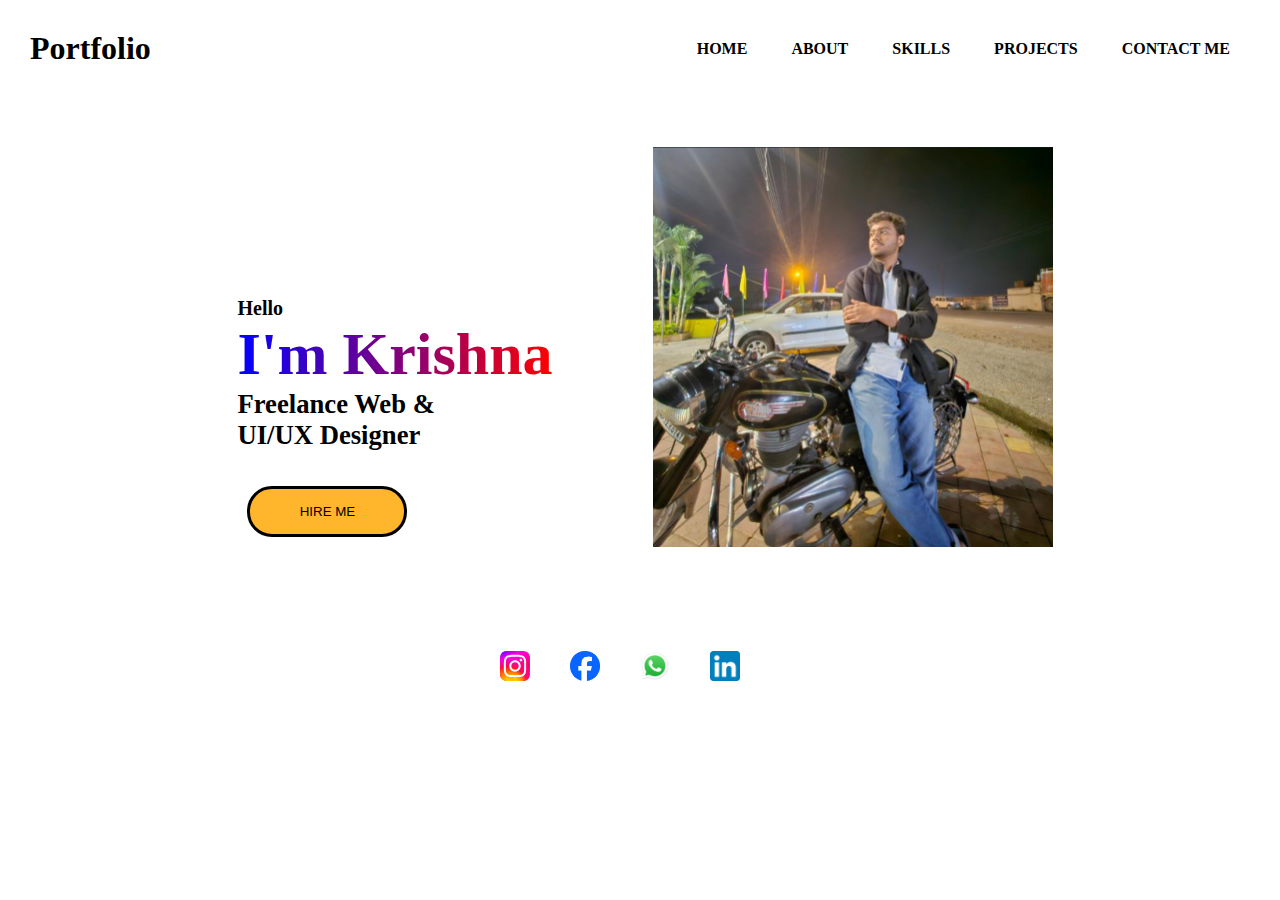
<file: index.html>
<!DOCTYPE html>
<html lang="en">
<head>
    <link href="style.css" rel="stylesheet"/>
   
    <title>Portfolio</title>
</head>
<body>
    <header>
        <div id="title">
        <h1>Portfolio</h1>
        </div>

        <div id="menubar">
            <a href="index.html"><b>HOME</b></a>
            <a href="about.html"><b>ABOUT</b></a>
            <a href="skills.html"><b>SKILLS</b></a>
            <a href="Projects.html"><b>PROJECTS</b></a>
            <a href="contact.html"><b>CONTACT ME</b></a>
            </div>

        </header>
    
        <main>
            <section>
                <div id="main">
                <h5>Hello</h5>
                <h1 class="grad"><b>I'm Krishna</b></h1>
                <h3>Freelance Web &<br> UI/UX Designer</h3>
                <button>HIRE ME</button>
                
                </div>

                <div id="image">
                    <img id="z" src="Joshi.png" height="400" width="400"/ >
                    </div>
                </section>
            </main>
        <footer>

            <img src="Instagram_logo_2022.svg" height="30" width="30">
            </a>&nbsp;&nbsp;&nbsp;&nbsp;&nbsp;&nbsp;&nbsp;&nbsp;&nbsp;&nbsp;

          
            <img src="images Fb.png" height="30" width="30">
            </a>&nbsp;&nbsp;&nbsp;&nbsp;&nbsp;&nbsp;&nbsp;&nbsp;&nbsp;&nbsp;

       
            <img src="WhatsApp.svg.webp" height="30" width="30">
            </a>&nbsp;&nbsp;&nbsp;&nbsp;&nbsp;&nbsp;&nbsp;&nbsp;&nbsp;&nbsp;

           
            <img src="LinkedIn_icon.svg.png" height="30" width="30">
            </a>&nbsp;&nbsp;&nbsp;&nbsp;&nbsp;&nbsp;&nbsp;&nbsp;&nbsp;&nbsp;
            </footer>
    
</body>
</html>
</file>
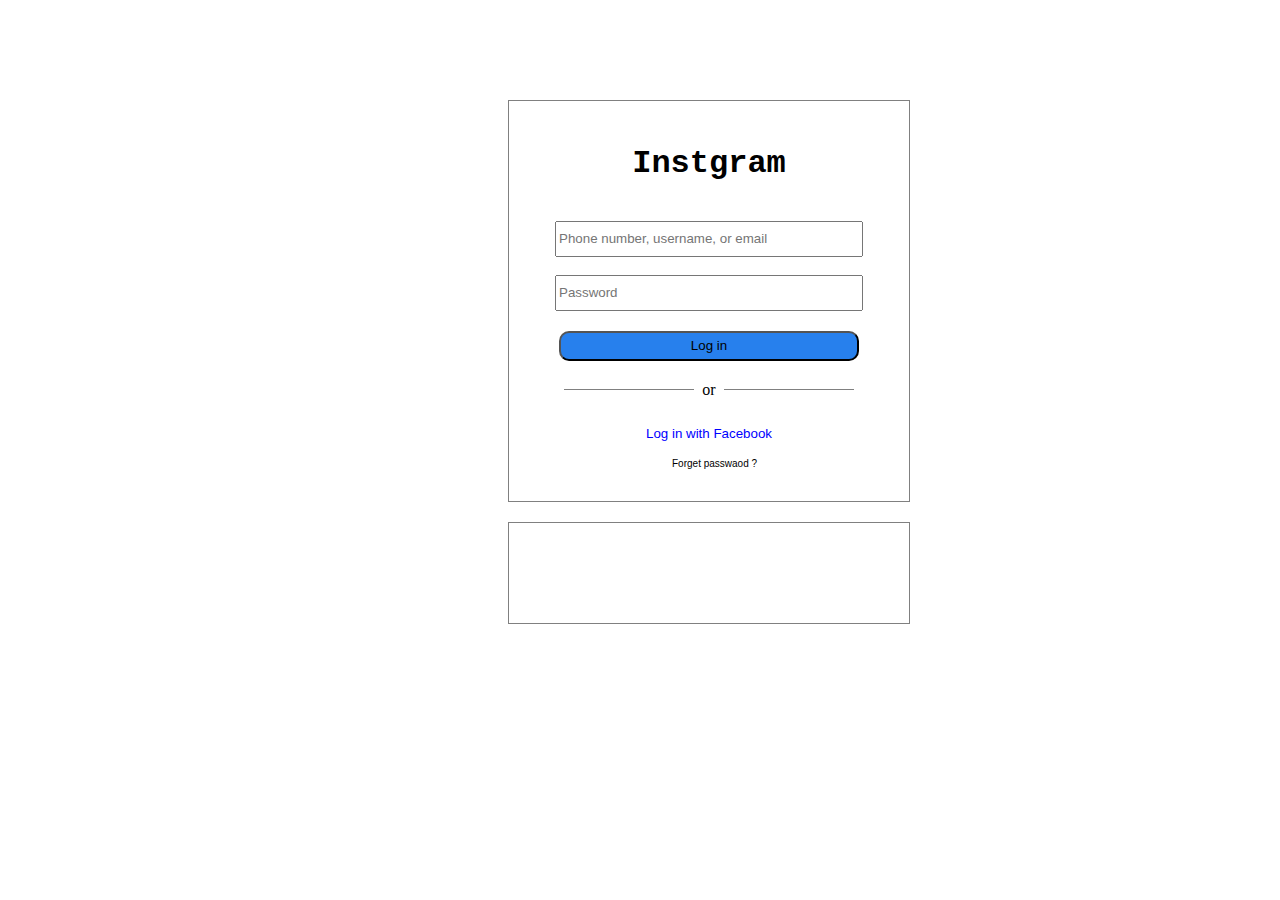
<file: Instagram/index.html>
<!DOCTYPE html>
<html>
    <head>
        <title>
            instagram</title>
        <link rel="stylesheet" href="style.css">
        <link rel="stylesheet" href="https://cdnjs.cloudflare.com/ajax/libs/font-awesome/6.5.1/css/all.min.css" integrity="sha512-DTOQO9RWCH3ppGqcWaEA1BIZOC6xxalwEsw9c2QQeAIftl+Vegovlnee1c9QX4TctnWMn13TZye+giMm8e2LwA==" crossorigin="anonymous" referrerpolicy="no-referrer" />
    </head>
    <body>
        <div class="main">
            <h1 style="font-family: 'Courier New', Courier, monospace;">Instgram</h1><br>
            <input class="input" type="text" placeholder="Phone number, username, or email"><br>
            <input class="input" type="password" placeholder="Password">
            <button class="input" id="button" type="text">Log in</button>
            
            <div id="or">
                <div class="line"></div>
                <div id="divor">or</div>
                <div class="line"></div>
            </div>

            <div>
                <a href="https://www.facebook.com/">

                    <button class="facebook" type="text" >
                        <i class="fa-brands fa-square-facebook"></i> 
                        <span style="color:blue;font-family: arial;">Log in with Facebook</span>
                     </button>

                </a><br>
                <a href="https://www.facebook.com/">

                    <button class="forget" type="text" > Forget passwaod ?
                     </button>

                </a>
                  
            </div>
        </div>
        <div class="second">
            <p></p>
        </div>
    </body>
</html>
</file>
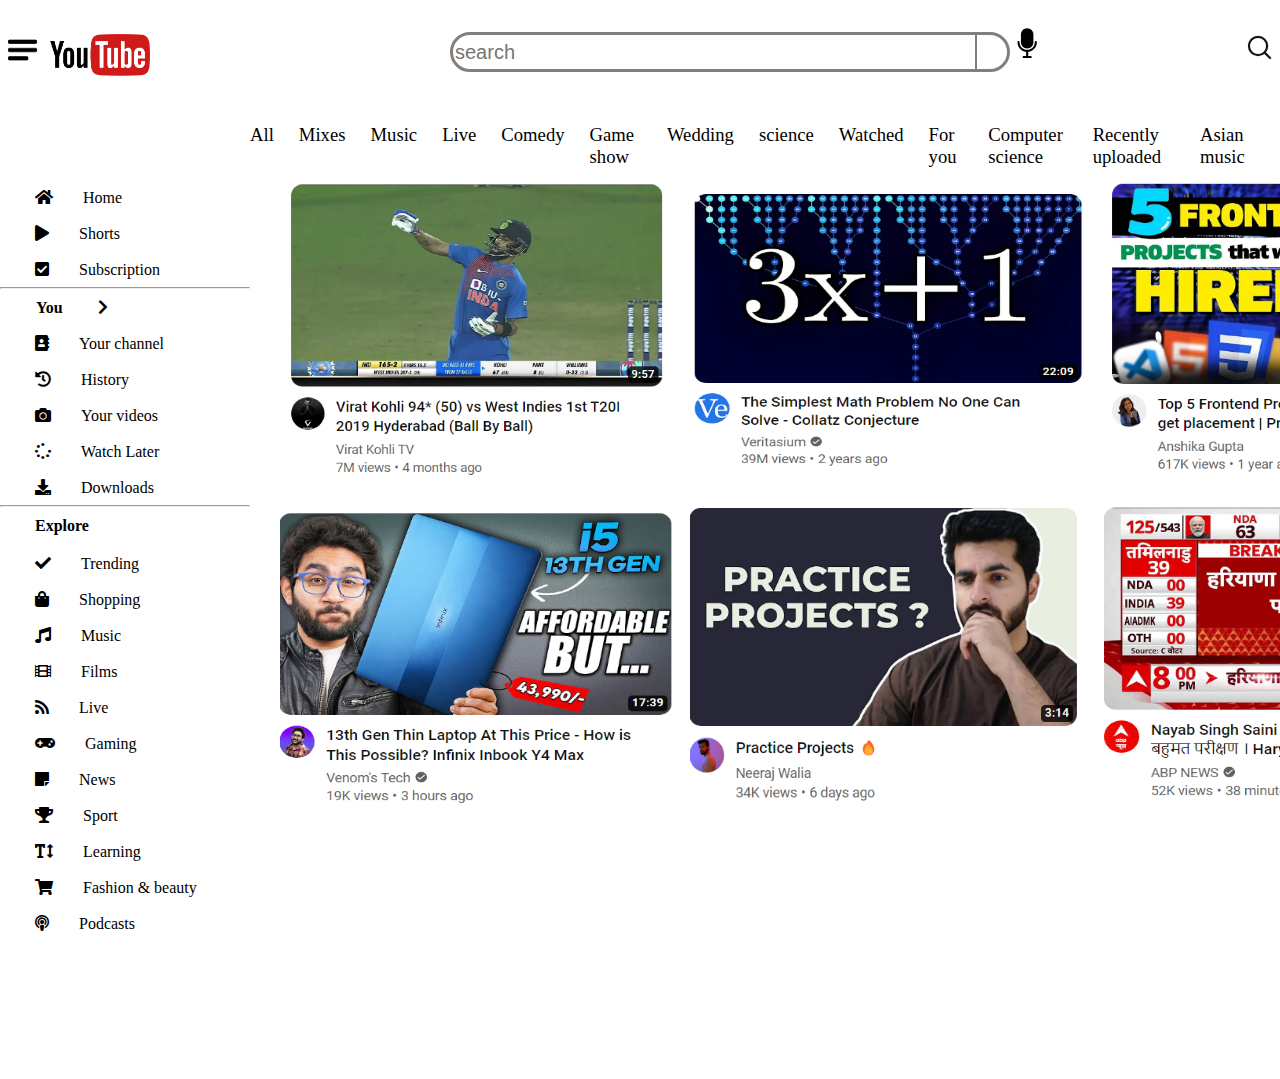
<file: Youtube/index.html>
<!DOCTYPE html>
<html lang="en">

<head>
    <link href="style.css" rel="stylesheet">
    <link rel="stylesheet" href="https://cdnjs.cloudflare.com/ajax/libs/font-awesome/5.15.4/css/all.min.css"
        integrity="sha512-1ycn6IcaQQ40/MKBW2W4Rhis/DbILU74C1vSrLJxCq57o941Ym01SwNsOMqvEBFlcgUa6xLiPY/NS5R+E6ztJQ=="
        crossorigin="anonymous" referrerpolicy="no-referrer" />
    <title>youtube</title>
</head>

<body>
    <header>
        <div id="header">
            <div id="line">
                <img src="images/more icon.png" height="50" width="35">
            </div>

            <div id="youtube">
                <img src="images/YT icon.png" height="110" width="100" style="object-fit: contain;">
            </div>

            <div id="search">
                <input type="text" name="items" placeholder="search">
            </div>

            <div id="button">
                <i class="images" aria-hidden="true"></i>
            </div>

            <div id="mic">
                <img src="images/microphone-342.png" height="30" width="30">
            </div>

            <div id="aish">
                <img src="images/search.svg" height="35" width="35">

            </div>

            <div id="notification">
                <img src="images/accountl.png" height="35" width="35">
            </div>
        </div>
    </header>
    <section>
        <div id="menu">
            <div class="a">
                <a href="all.html" style="color: black;">All</a>
            </div>
            <div class="a">
                <a href="mixes.html" style="color: black;">Mixes</a>
            </div>
            <div class="a">
                <a href="music.html" style="color: black;">Music</a>
            </div>
            <div class="a">
                <a href="live.html" style="color: black;">Live</a>
            </div>
            <div class="a">
                <a href="comedy.html" style="color: black;">Comedy</a>
            </div>
            <div class="a">
                <a href="game.html" style="color: black;">Game show</a>
            </div>
            <div class="a">
                <a href="wedding.html" style="color: black;">Wedding</a>
            </div>
            <div class="a">
                <a href="science.html" style="color: black;">science</a>
            </div>

            <div class="a">
                <a href="watched.html" style="color: black;">Watched</a>
            </div>

            <div class="a">
                <a href="for.html" style="color: black;">For you</a>
            </div>

            <div class="a">
                <a href="computerscience.html" style="color: black;">Computer science</a>
            </div>

            <div class="a">
                <a href="recent.html" style="color: black;">Recently uploaded</a>
            </div>

            <div class="a">
                <a href="asian.html" style="color: black;">Asian music</a>
            </div>

        </div>
    </section>

    <main>
        <div id="images">
            <div><img src="images/cricket.png" height="312" width="400"></div>
            <div><img src="images/math.png" height="312" width="400"></div>
            <div><img src="images/frontend.png" height="312" width="400"></div>
            <div><img src="images/tech.png" height="312" width="400"></div>
            <div><img src="images/tech1.png" height="312" width="400"></div>
            <div><img src="images/news.png" height="312" width="400"></div>
        </div>
    </main>



    <aside>
        <div id="main">

            <div class="one">
                <p><i class=" fa fa-home" aria-hidden="true"></i>Home</p>
            </div>
            <div class="one">
                <p><i class="fa fa-play" aria-hidden="true"></i>Shorts</p>
            </div>

            <div class="one">
                <p><i class="fa fa-check-square" aria-hidden="true"></i>Subscription</p>
            </div>
            <hr>

            <div class="one">
                <p><b>&nbsp;&nbsp;&nbsp;&nbsp;&nbsp;&nbsp;&nbsp;&nbsp;&nbsp;You</b><i class="fa fa-chevron-right"
                        aria-hidden="true"></i></p>
            </div>

            <div class="one">
                <p><i class="fa fa-address-book" aria-hidden="true"></i>Your channel</p>
            </div>

            <div class="one">
                <p><i class="fa fa-history" aria-hidden="true"></i>History</p>
            </div>

            <div class="one">
                <p><i class="fa fa-camera" aria-hidden="true"></i>Your videos</p>
            </div>
            <div class="one">
                <p><i class="fa fa-spinner" aria-hidden="true"></i>Watch Later</p>
            </div>
            <div class="one">
                <p><i class="fa fa-download" aria-hidden="true"></i>Downloads</p>
            </div>
            <hr>
            <p id="explore"><b>Explore</b></p>
            <div class=one>
                <p><i class="fa fa-check" aria-hidden="true"></i>Trending</p>
            </div>
            <div class="one">
                <p><i class="fa fa-shopping-bag" aria-hidden="true"></i>Shopping</p>
            </div>
            <div class="one">
                <p><i class="fa fa-music" aria-hidden="true"></i>Music</p>
            </div>
            <div class="one">
                <p><i class="fa fa-film" aria-hidden="true"></i>Films</p>
            </div>

            <div class="one">
                <p><i class="fa fa-rss" aria-hidden="true"></i>Live</p>
            </div>

            <div class="one">
                <p><i class="fa fa-gamepad" aria-hidden="true"></i>Gaming</p>
            </div>

            <div class="one">
                <p><i class="fa fa-sticky-note" aria-hidden="true"></i>News</p>
            </div>

            <div class="one">
                <p><i class="fa fa-trophy" aria-hidden="true"></i>Sport</p>
            </div>

            <div class="one">
                <p><i class="fa fa-text-height" aria-hidden="true"></i>Learning</p>
            </div>
            <div class="one">
                <p><i class="fa fa-shopping-cart" aria-hidden="true"></i>Fashion & beauty</p>
            </div>
            <div class="one">
                <p><i class="fa fa-podcast" aria-hidden="true"></i>Podcasts</p>
            </div>
        </div>
    </aside>

</body>

</html>
</file>
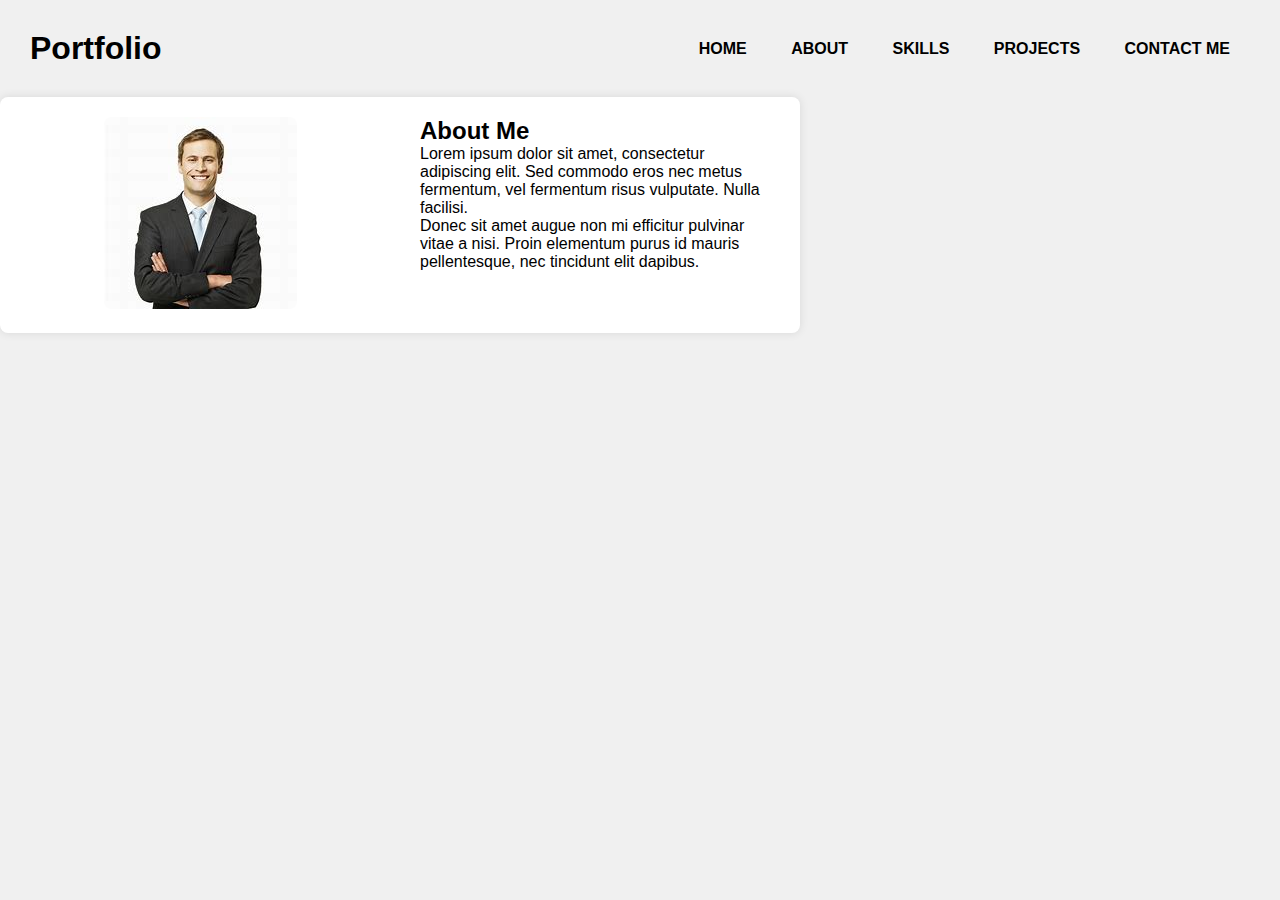
<file: about.html>
<!DOCTYPE html>
<html lang="en">

<head>
    <meta charset="UTF-8">
    <meta name="viewport" content="width=device-width, initial-scale=1.0">
    <title>About</title>


</head>
<style>

*{
    margin:0;
}
a{
    text-decoration: none;
    color:black;
}
a:hover{
    text-decoration:underline;
    color:blue;
}
header{

    display:flex;
    justify-content: space-between;
    margin:20px;
    padding:10px;
    color:black;
    align-items: center;
}
#main{
    color:black;
    margin-left: 50px;
    margin-top: 200px;
}
.grad{
    background-image: linear-gradient(to right ,blue, purple,red);
    background-clip: text;
    -webkit-text-fill-color:transparent;
}
section{
    display: flex;
    justify-content:center;
}
section h1{
    font-size: 45pt;
}
section h5{
    font-size: 15pt;
   
}
section h3{
     font-size: 20pt;
}
button{
    background-color:rgba(255, 166, 0, 0.829);
    border: solid 3px black;
    border-radius: 3px;
    padding-left: 30px;
    padding-right:30px;
    margin-left: 10px;
    margin-top: 35px;
    padding: 15px;
    border-radius: 25px;
    width: 160px;
}
button:hover{
    background-color: grey;
    color:black;
}

#image{
    margin-left: 100px;
    margin-right: 40px;
    margin-top:50px;
    
}
footer{
    display:flex;
    justify-content: center;
    margin-top: 100px;
}
#z{
    border-radius: 195px;
}

#menubar>a{
margin: 0 20px;
}
    

    body {
        font-family: Arial, sans-serif;
        margin: 0;
        padding: 0;
        background-color: #f0f0f0;
    }

    .container {
        display: flex;
        flex-direction: row;
        max-width: 800px;
        background-color: #fff;
        border-radius: 8px;
        box-shadow: 0 0 10px rgba(0, 0, 0, 0.1);
    }

    .image {
        flex: 1;
        text-align: center;
        padding: 20px;
    }

    .image img {
        max-width: 100%;
        height: auto;
        border-radius: 8px;
    }

    .content {
        flex: 1;
        padding: 20px;
    }

    .content h2 {
        margin-top: 0;
    }

    .education {
        margin-top: 20px;
        text-align: center;
        font-style: italic;
    }
</style>

<body>
    <header>
        <div id="title">
            <h1>Portfolio</h1>
        </div>

        <div id="menubar">
            <a href="index.html"><b>HOME</b></a>
            <a href="about.html"><b>ABOUT</b></a>
            <a href="skills.html"><b>SKILLS</b></a>
            <a href="projects.html"><b>PROJECTS</b></a>
            <a href="contact.html"><b>CONTACT ME</b></a>
        </div>

    </header>


    <div class="container">
        <div class="image">
            <img src="img.jpg" alt="Your Image">
        </div>
        <div class="content">
            <h2>About Me</h2>
            <p>Lorem ipsum dolor sit amet, consectetur adipiscing elit. Sed commodo eros nec metus fermentum, vel
                fermentum risus vulputate. Nulla facilisi.</p>
            <p>Donec sit amet augue non mi efficitur pulvinar vitae a nisi. Proin elementum purus id mauris
                pellentesque, nec tincidunt elit dapibus.</p>
        </div>
    </div>

    <!-- <div class="education">
    <p>Education: Your Education Time</p>
</div> -->

</body>

</html>
</file>
<file: style.css>
*{
    margin:0;
}
a{
    text-decoration: none;
    color:black;
}
a:hover{
    text-decoration:underline;
    color:blue;
}
header{
    display:flex;
    justify-content: space-between;
    margin:20px;
    padding:10px;
    color:black;
    align-items: center;
}
#main{
    color:black;
    margin-left: 50px;
    margin-top: 200px;
}
.grad{
    background-image: linear-gradient(to right ,blue, purple,red);
    background-clip: text;
    -webkit-text-fill-color:transparent;
}
section{
    display: flex;
    justify-content:center;
}
section h1{
    font-size: 45pt;
}
section h5{
    font-size: 15pt;
   
}
section h3{
     font-size: 20pt;
}
button{
    background-color:rgba(255, 166, 0, 0.829);
    border: solid 3px black;
    border-radius: 3px;
    padding-left: 30px;
    padding-right:30px;
    margin-left: 10px;
    margin-top: 35px;
    padding: 15px;
    border-radius: 25px;
    width: 160px;
}
button:hover{
    background-color: grey;
    color:black;
}

#image{
    margin-left: 100px;
    margin-right: 40px;
    margin-top:50px;
    
}
footer{
    display:flex;
    justify-content: center;
    margin-top: 100px;
}
#z{
    border-radius: 195px;
}

#menubar>a{
margin: 0 20px;
}
    
.main{
    margin-left: 60px;
    margin-top: 50px;
    font-size: 20pt;
    text-decoration: none;
   
    box-shadow: rgba(50, 50, 93, 0.25) 0px 50px 100px -20px, rgba(0, 0, 0, 0.3) 0px 30px 60px -30px;
}
</file>
<file: Instagram/style.css>
.main{
    width: 400px;
    height: 400px;
    margin:100px;
    border-style: solid; 
    border-width:1px ;
    border-color: gray;
    display: flex;
    align-items: center;
    justify-content: center;
    flex-direction: column;
    margin-left: 500px;
    margin-bottom: 0px;

}

   
.input{
    width: 300px;
    height: 30px;
}
#button{
    margin-top: 20px;
    background-color:#2780ed;
    border-radius: 10px;
}
#or{
    display: flex;
    
    justify-content: space-around;
    flex-direction: row;
    align-items: center;
}
.line{
    width: 130px;
    height: 1px;
    background-color: gray;
    display: flex;
}
#divor{
    margin:20px 8px;
}
.fa-brands{
    color:#2780ed;
}
.facebook{
    border:none;
    width: auto;
    height: 30px;
    background-color: white;
}
.facebook:hover{
    text-decoration: underline;
}
.forget{
    border:none;
    width: auto;
    height: 30px;
    background-color: white;
    font-size: 10px;
    margin-left: 26px;
}
.second
{
    width: 400px;
    height: 100px;
    margin:100px;
    border-style: solid; 
    border-width:1px ;
    border-color: gray;
    display: flex;
    align-items: center;
    justify-content: center;
    flex-direction: column;
    margin-left: 500px;
    margin-top: 20px;
}
</file>
<file: Youtube/style.css>
*{
    margin:0;
}
#header{
    display: flex;
}
#line{
    display: flex;
    margin-top: 25px;
    margin-left:5px ;
}
#youtube{
    margin-left: 10px;
}
input{
    border:solid 3px grey;
    border-radius: 20px;
    display: flex;
    justify-content: center;
    height:32px;
    width:550px;
    margin-left: 300px;
    margin-top: 32px;
    font-size: 15pt;

}
#mic{
    margin-top: 28px;
}
#aish{
    display: flex;
    margin-left: 200px;
    margin-top: 30px;

}
#notification{
    display: flex;
    margin-left: 25px;
    margin-top: 30px;
}
#button{
    margin-top: 32px;
    transform: translate(-35px);
    border-left: solid 2px grey;
    align-items: center;
    height:37px;
      
    

}
.ab{
    transform: translate(-30px,1px);
    font-size: 15px;
    height: 35px;
    width:35px; 

}

    
aside{
    width:250px;
    height: 100vh;
    overflow-y: auto;
    font-size: 12pt;

    
}
.fa{
    margin-left: 35px;
    margin-right: 30px;
    margin-top: 10px;
    margin-bottom: 10px;
    font-size: 12pt;

}
#you{
    margin-left: 35px;
    margin-right: 30px;
    margin-top: 10px;
    margin-bottom: 10px;
    font-size: 12pt;

}
#explore{
    margin-left: 35px;
    margin-right: 30px;
    margin-top: 10px;
    margin-bottom: 10px;
    font-size: 12pt;
}
.one:hover{
    transition: all 1s;
    border-radius: 10px;
    background-color: grey;
    border: solid 2px grey;
    transform:translateY(-4px);
    transform: translateX(4px);
}
#menu{
    display: flex;
    justify-content:center;
    margin-left: 250px;
}
section{
    display: flex;
    justify-content:center;
    font-size: 14pt;
    margin-top: 10px;
}
.a{
    margin-right: 25px;  
}
a{
    text-decoration: none;
}
.a:hover{
    background-color: grey;
    border: solid 2px grey;
    border-radius: 4px;
    transition: all 1s;  
}
#images{
    width: 700px;
    height: 1px;
    display: grid;
    grid-template-columns: auto auto auto;
    grid-template-rows: auto auto ;
    gap: 10px;
    margin-left: 280px;
    margin-top:10px;
}

#images>img{
    object-fit: contain;
}
</file>
